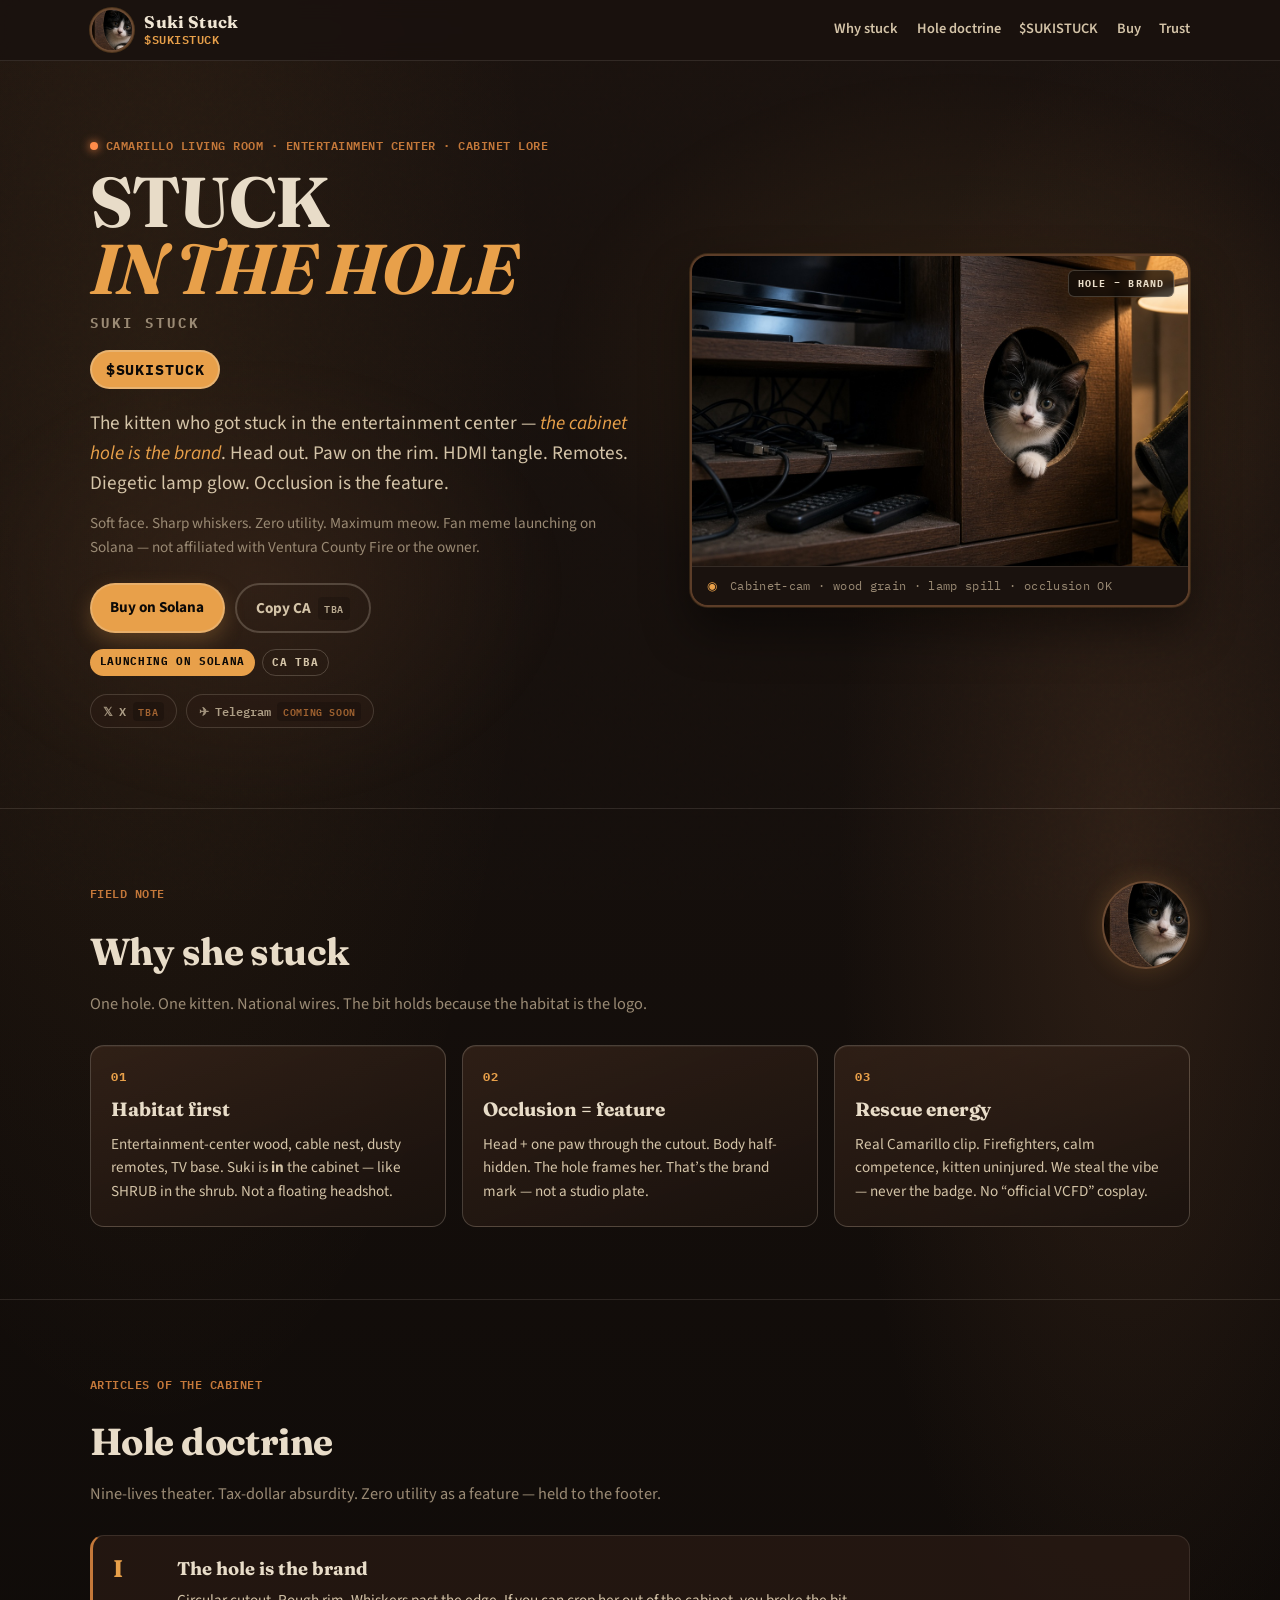
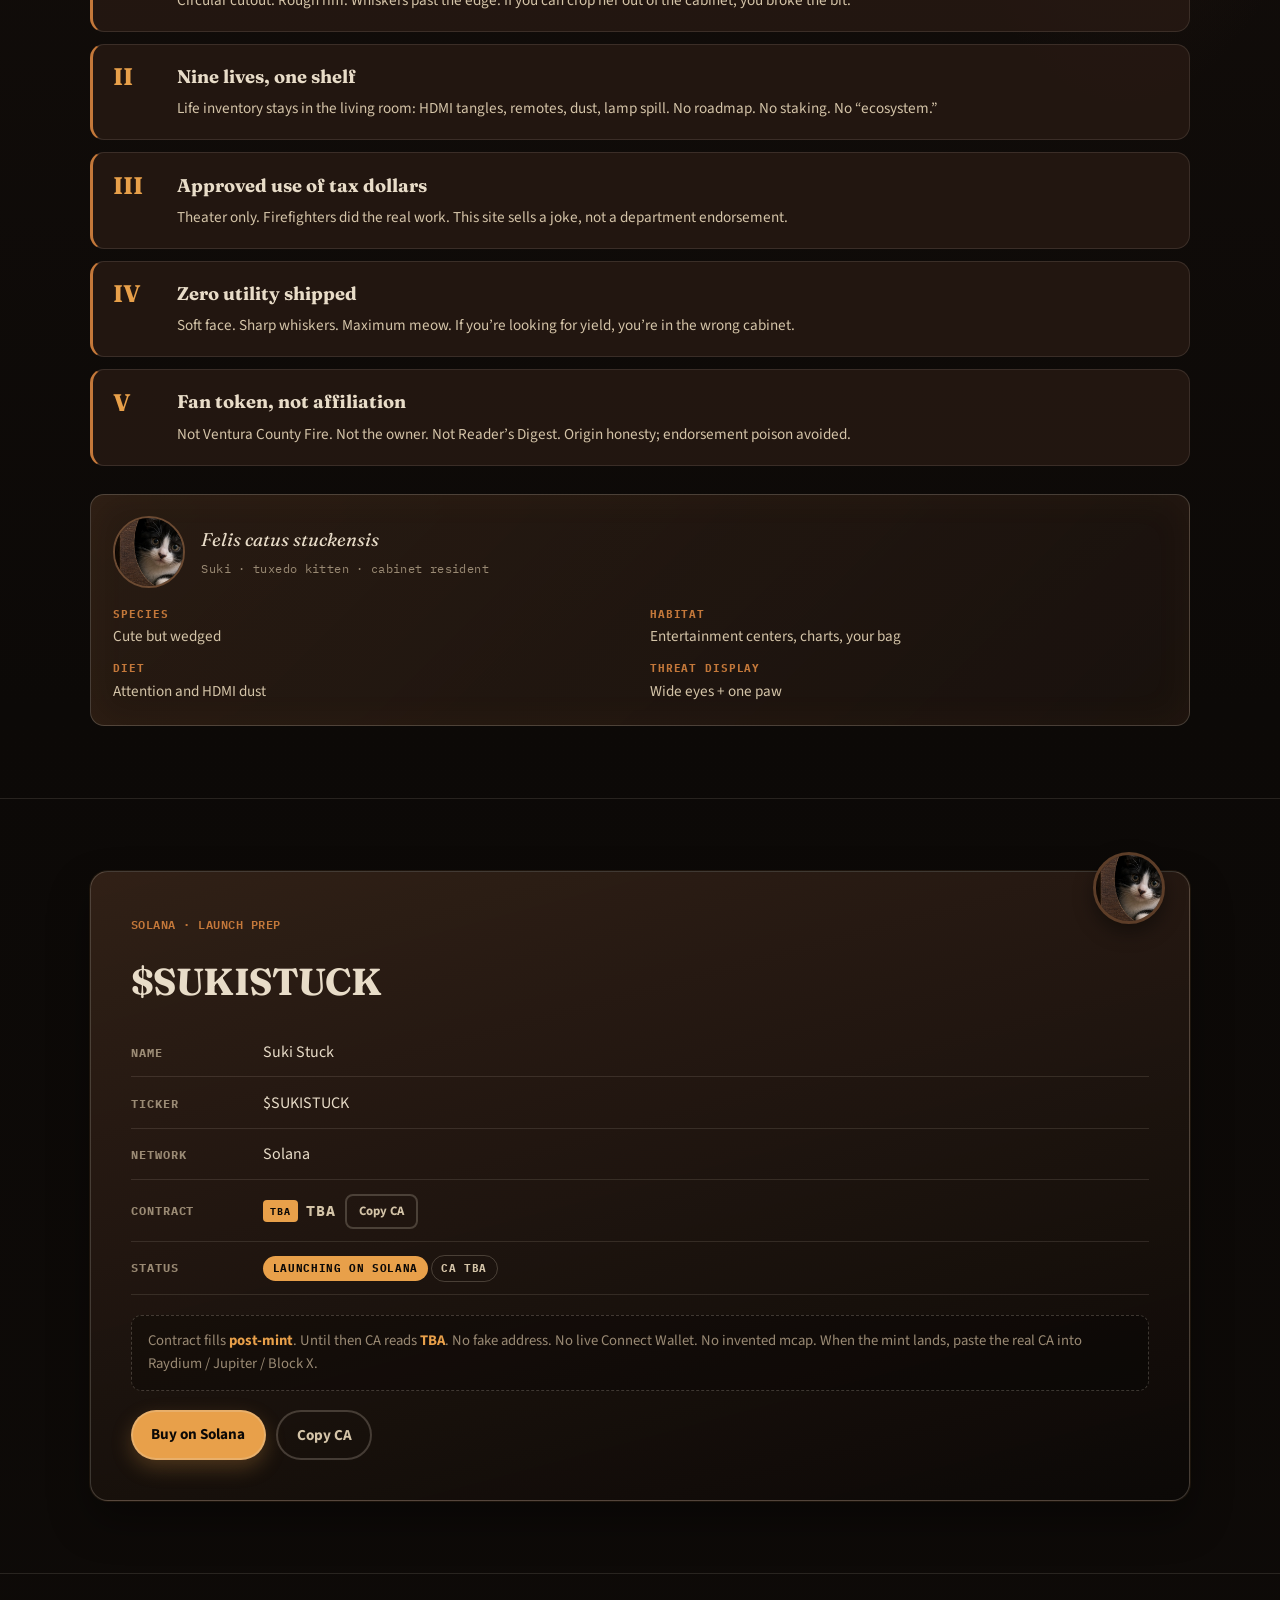
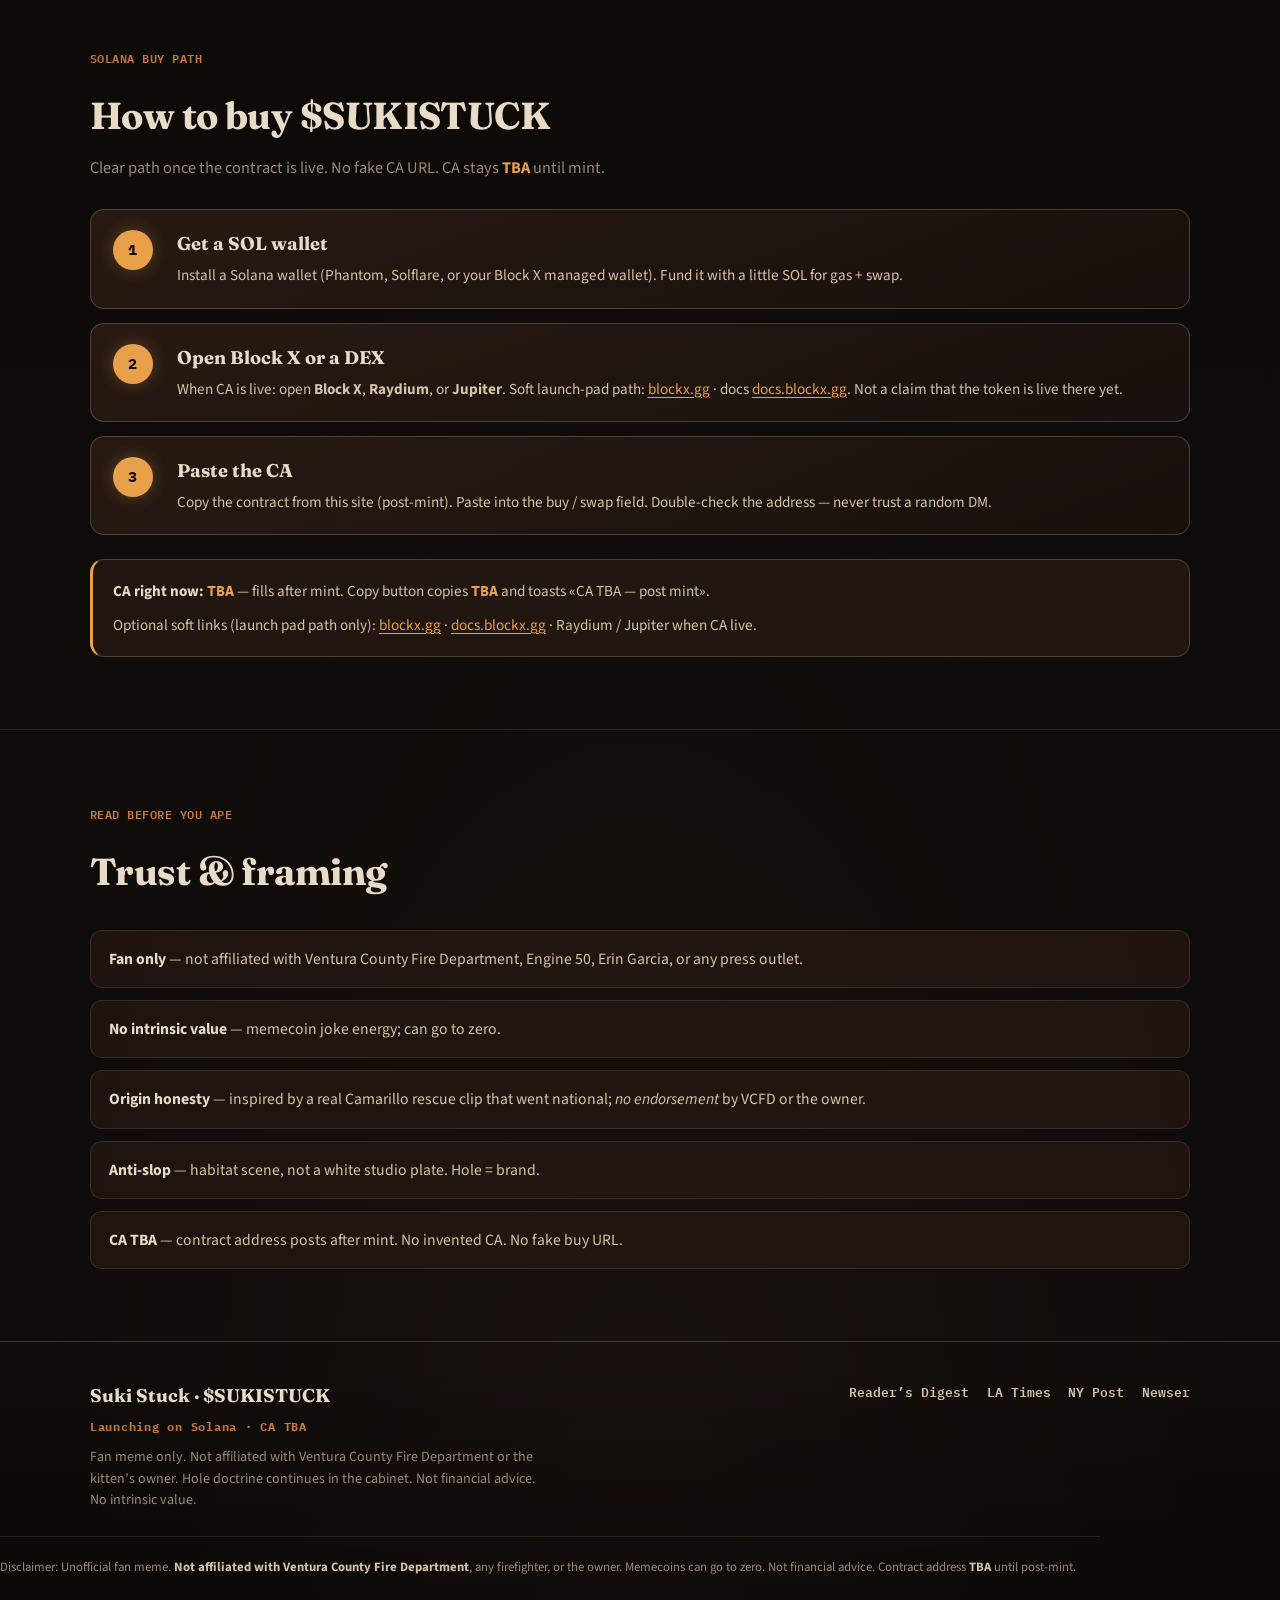
<file: index.html>
<!DOCTYPE html>
<html lang="en">
<head>
  <meta charset="UTF-8" />
  <meta name="viewport" content="width=device-width, initial-scale=1" />
  <meta name="robots" content="noindex, nofollow" />
  <title>Suki Stuck ($SUKISTUCK) — Launching on Solana</title>
  <meta name="description" content="The kitten who got stuck in the entertainment center — the cabinet hole is the brand. Fan meme on Solana. Not affiliated with Ventura County Fire or the owner. No intrinsic value." />
  <meta property="og:type" content="website" />
  <meta property="og:title" content="Suki Stuck ($SUKISTUCK) — Launching on Solana" />
  <meta property="og:description" content="Head in the hole. Paw on the rim. Zero utility. Maximum meow. Fan meme · not VCFD · CA TBA." />
  <meta property="og:image" content="assets/suki-hero.png?v=4" />
  <meta name="twitter:card" content="summary_large_image" />
  <meta name="twitter:title" content="Suki Stuck ($SUKISTUCK)" />
  <meta name="twitter:description" content="The cabinet hole is the brand. Launching on Solana. Fan meme only." />
  <meta name="twitter:image" content="assets/suki-hero.png?v=4" />
  <link rel="icon" type="image/png" sizes="32x32" href="assets/favicon-32.png" />
  <link rel="icon" type="image/png" href="assets/suki-icon.png?v=4" />
  <link rel="apple-touch-icon" sizes="180x180" href="assets/apple-touch.png" />
  <link rel="preconnect" href="https://fonts.googleapis.com" />
  <link rel="preconnect" href="https://fonts.gstatic.com" crossorigin />
  <link href="https://fonts.googleapis.com/css2?family=Fraunces:opsz,wght@9..144,500;9..144,700&family=IBM+Plex+Mono:wght@400;600;700&family=Source+Sans+3:wght@400;600;700&display=swap" rel="stylesheet" />
  <link rel="stylesheet" href="styles.css?v=4" />
</head>
<body>
  <header class="site-header">
    <div class="wrap site-header__inner">
      <a class="logo" href="#top" aria-label="Suki Stuck home">
        <span class="logo__mark">
          <img
            src="assets/suki-icon.png?v=4"
            alt=""
            width="44"
            height="44"
            class="logo__img"
            onerror="this.onerror=null;this.src='assets/suki-logo.png?v=4';this.onerror=function(){this.src='assets/suki-master.png?v=4';};"
          />
        </span>
        <span class="logo__text">
          <span class="logo__name">Suki Stuck</span>
          <span class="logo__tick">$SUKISTUCK</span>
        </span>
      </a>
      <button type="button" class="nav-toggle" id="nav-toggle" aria-expanded="false" aria-controls="site-nav" aria-label="Open menu">
        <span></span><span></span>
      </button>
      <nav class="nav" id="site-nav" aria-label="Primary">
        <a href="#why">Why stuck</a>
        <a href="#doctrine">Hole doctrine</a>
        <a href="#token">$SUKISTUCK</a>
        <a href="#buy">Buy</a>
        <a href="#trust">Trust</a>
      </nav>
    </div>
  </header>

  <main id="top">
    <section class="hero" aria-labelledby="hero-title">
      <div class="hero__atmosphere" aria-hidden="true"></div>
      <div class="wrap hero__grid">
        <div class="hero__copy">
          <p class="eyebrow"><span class="eyebrow__dot" aria-hidden="true"></span> Camarillo living room · entertainment center · cabinet lore</p>
          <h1 id="hero-title" class="display">STUCK<br /><span class="display__accent">IN THE HOLE</span></h1>
          <p class="display-sub">SUKI STUCK</p>
          <p class="ticker-chip" aria-label="Ticker">$SUKISTUCK</p>
          <p class="lede">The kitten who got stuck in the entertainment center — <em>the cabinet hole is the brand</em>. Head out. Paw on the rim. HDMI tangle. Remotes. Diegetic lamp glow. Occlusion is the feature.</p>
          <p class="wink">Soft face. Sharp whiskers. Zero utility. Maximum meow. Fan meme launching on Solana — not affiliated with Ventura County Fire or the owner.</p>
          <div class="hero__cta">
            <a class="btn btn--primary" href="#buy">Buy on Solana</a>
            <button type="button" class="btn btn--ghost" id="copy-ca-hero" data-copy-ca title="Copy contract (TBA until mint)">Copy CA <span class="btn__tag">TBA</span></button>
          </div>
          <p class="hero__status">
            <span class="pill pill--soft">Launching on Solana</span>
            <span class="pill pill--ghost">CA TBA</span>
          </p>
          <div class="socials" aria-label="Social links">
            <a class="socials__link socials__link--tba" href="#" aria-disabled="true" aria-label="X / Twitter — TBA, coming soon" title="X — TBA / coming soon"><span class="socials__icon" aria-hidden="true">𝕏</span> X <span class="socials__tba">TBA</span></a>
            <a class="socials__link socials__link--tba" href="#" aria-disabled="true" aria-label="Telegram — TBA, coming soon" title="Telegram — TBA / coming soon"><span class="socials__icon" aria-hidden="true">✈</span> Telegram <span class="socials__tba">coming soon</span></a>
          </div>
        </div>
        <div class="hero__art">
          <figure class="hero__frame">
            <div class="hero__stamp" aria-hidden="true">HOLE = BRAND</div>
            <img
              class="hero__img"
              src="assets/suki-hero.png?v=4"
              alt="Suki the tuxedo kitten stuck in a circular cutout of a dark wood entertainment center — head and one paw poking through"
              width="1280"
              height="720"
              decoding="async"
              fetchpriority="high"
              onerror="this.onerror=null;this.src='assets/suki-master.png?v=4';"
            />
            <figcaption class="hero__caption"><span class="hero__caption-mark" aria-hidden="true">◉</span> Cabinet-cam · wood grain · lamp spill · occlusion OK</figcaption>
          </figure>
        </div>
      </div>
    </section>

    <section id="why" class="section why" aria-labelledby="why-title">
      <div class="wrap">
        <header class="section__head section__head--split">
          <div>
            <p class="eyebrow">Field note</p>
            <h2 id="why-title">Why she stuck</h2>
            <p class="section__sub">One hole. One kitten. National wires. The bit holds because the habitat is the logo.</p>
          </div>
          <div class="why__mascot" aria-hidden="true">
            <img
              src="assets/suki-icon.png?v=4"
              alt=""
              width="120"
              height="120"
              class="why__mascot-img"
              loading="lazy"
              onerror="this.onerror=null;this.src='assets/suki-master.png?v=4';"
            />
          </div>
        </header>
        <ul class="cards">
          <li class="card">
            <span class="card__num" aria-hidden="true">01</span>
            <h3>Habitat first</h3>
            <p>Entertainment-center wood, cable nest, dusty remotes, TV base. Suki is <strong>in</strong> the cabinet — like SHRUB in the shrub. Not a floating headshot.</p>
          </li>
          <li class="card">
            <span class="card__num" aria-hidden="true">02</span>
            <h3>Occlusion = feature</h3>
            <p>Head + one paw through the cutout. Body half-hidden. The hole frames her. That’s the brand mark — not a studio plate.</p>
          </li>
          <li class="card">
            <span class="card__num" aria-hidden="true">03</span>
            <h3>Rescue energy</h3>
            <p>Real Camarillo clip. Firefighters, calm competence, kitten uninjured. We steal the vibe — never the badge. No “official VCFD” cosplay.</p>
          </li>
        </ul>
      </div>
    </section>

    <section id="doctrine" class="section doctrine" aria-labelledby="doctrine-title">
      <div class="wrap">
        <header class="section__head">
          <p class="eyebrow">Articles of the cabinet</p>
          <h2 id="doctrine-title">Hole doctrine</h2>
          <p class="section__sub">Nine-lives theater. Tax-dollar absurdity. Zero utility as a feature — held to the footer.</p>
        </header>
        <ol class="articles">
          <li class="article">
            <span class="article__roman" aria-hidden="true">I</span>
            <div>
              <h3>The hole is the brand</h3>
              <p>Circular cutout. Rough rim. Whiskers past the edge. If you can crop her out of the cabinet, you broke the bit.</p>
            </div>
          </li>
          <li class="article">
            <span class="article__roman" aria-hidden="true">II</span>
            <div>
              <h3>Nine lives, one shelf</h3>
              <p>Life inventory stays in the living room: HDMI tangles, remotes, dust, lamp spill. No roadmap. No staking. No “ecosystem.”</p>
            </div>
          </li>
          <li class="article">
            <span class="article__roman" aria-hidden="true">III</span>
            <div>
              <h3>Approved use of tax dollars</h3>
              <p>Theater only. Firefighters did the real work. This site sells a joke, not a department endorsement.</p>
            </div>
          </li>
          <li class="article">
            <span class="article__roman" aria-hidden="true">IV</span>
            <div>
              <h3>Zero utility shipped</h3>
              <p>Soft face. Sharp whiskers. Maximum meow. If you’re looking for yield, you’re in the wrong cabinet.</p>
            </div>
          </li>
          <li class="article">
            <span class="article__roman" aria-hidden="true">V</span>
            <div>
              <h3>Fan token, not affiliation</h3>
              <p>Not Ventura County Fire. Not the owner. Not Reader’s Digest. Origin honesty; endorsement poison avoided.</p>
            </div>
          </li>
        </ol>

        <aside class="species-card" aria-label="Species card">
          <div class="species-card__head">
            <img
              src="assets/suki-icon.png?v=4"
              alt=""
              width="72"
              height="72"
              loading="lazy"
              onerror="this.onerror=null;this.src='assets/suki-logo.png?v=4';"
            />
            <div>
              <p class="species-card__latin">Felis catus stuckensis</p>
              <p class="species-card__common">Suki · tuxedo kitten · cabinet resident</p>
            </div>
          </div>
          <dl class="species-card__grid">
            <div><dt>Species</dt><dd>Cute but wedged</dd></div>
            <div><dt>Habitat</dt><dd>Entertainment centers, charts, your bag</dd></div>
            <div><dt>Diet</dt><dd>Attention and HDMI dust</dd></div>
            <div><dt>Threat display</dt><dd>Wide eyes + one paw</dd></div>
          </dl>
        </aside>
      </div>
    </section>

    <section id="token" class="section token" aria-labelledby="token-title">
      <div class="wrap token__panel">
        <div class="token__badge" aria-hidden="true">
          <img
            src="assets/suki-icon.png?v=4"
            alt=""
            width="72"
            height="72"
            class="token__badge-img"
            onerror="this.onerror=null;this.src='assets/suki-master.png?v=4';"
          />
        </div>
        <header class="section__head">
          <p class="eyebrow">Solana · launch prep</p>
          <h2 id="token-title">$SUKISTUCK</h2>
        </header>
        <dl class="meta">
          <div><dt>Name</dt><dd>Suki Stuck</dd></div>
          <div><dt>Ticker</dt><dd>$SUKISTUCK</dd></div>
          <div><dt>Network</dt><dd>Solana</dd></div>
          <div>
            <dt>Contract</dt>
            <dd class="ca-row">
              <span class="tba-badge" title="Contract address after mint">TBA</span>
              <code id="ca-value" class="ca" aria-label="Contract address">TBA</code>
              <button type="button" class="btn btn--ghost btn--sm btn--live" id="copy-ca" data-copy-ca title="Copy CA (TBA until mint)">Copy CA</button>
            </dd>
          </div>
          <div><dt>Status</dt><dd><span class="pill pill--soft">Launching on Solana</span> <span class="pill pill--ghost">CA TBA</span></dd></div>
        </dl>
        <p class="note">Contract fills <strong>post-mint</strong>. Until then CA reads <strong>TBA</strong>. No fake address. No live Connect Wallet. No invented mcap. When the mint lands, paste the real CA into Raydium / Jupiter / Block X.</p>
        <div class="token__actions">
          <a class="btn btn--primary" href="#buy">Buy on Solana</a>
          <button type="button" class="btn btn--ghost btn--live" data-copy-ca>Copy CA</button>
        </div>
      </div>
    </section>

    <section id="buy" class="section buy" aria-labelledby="buy-title">
      <div class="wrap">
        <header class="section__head">
          <p class="eyebrow">Solana buy path</p>
          <h2 id="buy-title">How to buy $SUKISTUCK</h2>
          <p class="section__sub">Clear path once the contract is live. No fake CA URL. CA stays <strong>TBA</strong> until mint.</p>
        </header>
        <ol class="buy-steps">
          <li class="buy-step">
            <span class="buy-step__num" aria-hidden="true">1</span>
            <div>
              <h3>Get a SOL wallet</h3>
              <p>Install a Solana wallet (Phantom, Solflare, or your Block X managed wallet). Fund it with a little SOL for gas + swap.</p>
            </div>
          </li>
          <li class="buy-step">
            <span class="buy-step__num" aria-hidden="true">2</span>
            <div>
              <h3>Open Block X or a DEX</h3>
              <p>When CA is live: open <strong>Block X</strong>, <strong>Raydium</strong>, or <strong>Jupiter</strong>. Soft launch-pad path: <a href="https://blockx.gg/" rel="noopener noreferrer" target="_blank">blockx.gg</a> · docs <a href="https://docs.blockx.gg/" rel="noopener noreferrer" target="_blank">docs.blockx.gg</a>. Not a claim that the token is live there yet.</p>
            </div>
          </li>
          <li class="buy-step">
            <span class="buy-step__num" aria-hidden="true">3</span>
            <div>
              <h3>Paste the CA</h3>
              <p>Copy the contract from this site (post-mint). Paste into the buy / swap field. Double-check the address — never trust a random DM.</p>
            </div>
          </li>
        </ol>
        <aside class="buy-callout" role="note">
          <p><strong>CA right now:</strong> <code>TBA</code> — fills after mint. Copy button copies <code>TBA</code> and toasts «CA TBA — post mint».</p>
          <p class="buy-callout__soft">Optional soft links (launch pad path only): <a href="https://blockx.gg/" rel="noopener noreferrer" target="_blank">blockx.gg</a> · <a href="https://docs.blockx.gg/" rel="noopener noreferrer" target="_blank">docs.blockx.gg</a> · Raydium / Jupiter when CA live.</p>
        </aside>
      </div>
    </section>

    <section id="trust" class="section trust" aria-labelledby="trust-title">
      <div class="wrap">
        <header class="section__head">
          <p class="eyebrow">Read before you ape</p>
          <h2 id="trust-title">Trust &amp; framing</h2>
        </header>
        <ul class="trust-list">
          <li><strong>Fan only</strong> — not affiliated with Ventura County Fire Department, Engine 50, Erin Garcia, or any press outlet.</li>
          <li><strong>No intrinsic value</strong> — memecoin joke energy; can go to zero.</li>
          <li><strong>Origin honesty</strong> — inspired by a real Camarillo rescue clip that went national; <em>no endorsement</em> by VCFD or the owner.</li>
          <li><strong>Anti-slop</strong> — habitat scene, not a white studio plate. Hole = brand.</li>
          <li><strong>CA TBA</strong> — contract address posts after mint. No invented CA. No fake buy URL.</li>
        </ul>
      </div>
    </section>
  </main>

  <footer class="footer">
    <div class="wrap footer__grid">
      <div>
        <p class="footer__brand">Suki Stuck · $SUKISTUCK</p>
        <p class="footer__status">Launching on Solana · CA TBA</p>
        <p class="footer__fine">Fan meme only. Not affiliated with Ventura County Fire Department or the kitten’s owner. Hole doctrine continues in the cabinet. Not financial advice. No intrinsic value.</p>
      </div>
      <nav class="footer__links" aria-label="Press &amp; origin">
        <a href="https://www.rd.com/article/firefighters-rescue-kitten-entertainment-center/" rel="noopener noreferrer" target="_blank">Reader’s Digest</a>
        <a href="https://www.latimes.com/california/story/2026-09-17/la-me-kitten-rescue-ventura-county-fire" rel="noopener noreferrer" target="_blank">LA Times</a>
        <a href="https://nypost.com/2026/09/17/us-news/california-firefighters-rescue-kitten-trapped-inside-entertainment-center/" rel="noopener noreferrer" target="_blank">NY Post</a>
        <a href="https://www.newser.com/story/396605/firefighters-kitten-rescue-goes-viral.html" rel="noopener noreferrer" target="_blank">Newser</a>
      </nav>
    </div>
    <p class="footer__disclaimer wrap">
      Disclaimer: Unofficial fan meme. <strong>Not affiliated with Ventura County Fire Department</strong>, any firefighter, or the owner.
      Memecoins can go to zero. Not financial advice. Contract address <strong>TBA</strong> until post-mint.
    </p>
  </footer>

  <div id="toast" class="toast" role="status" aria-live="polite" hidden></div>
  <script src="main.js?v=4" defer></script>
</body>
</html>
</file>
<file: styles.css>
/* Suki Stuck ($SUKISTUCK) — launch-ready
   Wood-night habitat · grain · lamp spill · anti white-plate
   Assets: suki-hero · suki-icon · suki-logo · suki-master (?v=4) */

:root {
  --wood-deep: #1a120e;
  --wood-mid: #2c1c14;
  --wood-face: #3d281c;
  --wood-edge: #5c3d28;
  --wood-grain: #6b4a32;
  --lamp: #e8a04a;
  --lamp-soft: #c4783a;
  --ember: #ff8c4a;
  --cream: #e8dcc8;
  --parchment: #d4c4a8;
  --muted: #9a8a74;
  --ink: #f0e6d4;
  --night: #0c0907;
  --line: rgba(232, 220, 200, 0.12);
  --line-strong: rgba(232, 220, 200, 0.22);
  --header-h: 3.75rem;
  --radius: 14px;
  --font-display: "Fraunces", Georgia, "Times New Roman", serif;
  --font-body: "Source Sans 3", "Segoe UI", system-ui, -apple-system, sans-serif;
  --font-mono: "IBM Plex Mono", "SF Mono", Consolas, ui-monospace, monospace;
}

*, *::before, *::after { box-sizing: border-box; }

html {
  scroll-behavior: smooth;
  scroll-padding-top: calc(var(--header-h) + 0.5rem);
}

body {
  margin: 0;
  font-family: var(--font-body);
  color: var(--ink);
  background:
    radial-gradient(ellipse 55% 40% at 12% 8%, rgba(232, 160, 74, 0.08), transparent 55%),
    radial-gradient(ellipse 45% 35% at 88% 18%, rgba(92, 61, 40, 0.35), transparent 50%),
    radial-gradient(ellipse 80% 50% at 50% 100%, rgba(26, 18, 14, 0.9), transparent 60%),
    linear-gradient(180deg, var(--wood-deep) 0%, var(--night) 48%, #100c09 100%);
  line-height: 1.55;
  min-height: 100vh;
}

body::before {
  content: "";
  pointer-events: none;
  position: fixed;
  inset: 0;
  z-index: 0;
  opacity: 0.22;
  background-image:
    url("data:image/svg+xml,%3Csvg viewBox='0 0 256 256' xmlns='http://www.w3.org/2000/svg'%3E%3Cfilter id='n'%3E%3CfeTurbulence type='fractalNoise' baseFrequency='0.75' numOctaves='4' stitchTiles='stitch'/%3E%3C/filter%3E%3Crect width='100%25' height='100%25' filter='url(%23n)' opacity='0.55'/%3E%3C/svg%3E"),
    repeating-linear-gradient(
      92deg,
      transparent 0,
      transparent 3px,
      rgba(92, 61, 40, 0.07) 3px,
      rgba(92, 61, 40, 0.07) 4px
    );
  mix-blend-mode: overlay;
}

.wrap {
  width: min(1100px, calc(100% - 2rem));
  margin-inline: auto;
  position: relative;
  z-index: 1;
}

a { color: var(--lamp); text-underline-offset: 0.18em; }
a:hover { color: var(--ember); }

/* ——— Header ——— */
.site-header {
  position: sticky;
  top: 0;
  z-index: 90;
  background: color-mix(in srgb, var(--wood-deep) 88%, transparent);
  backdrop-filter: blur(10px);
  border-bottom: 1px solid var(--line);
}

.site-header__inner {
  display: flex;
  align-items: center;
  justify-content: space-between;
  gap: 1rem;
  min-height: var(--header-h);
}

.logo {
  display: inline-flex;
  align-items: center;
  gap: 0.65rem;
  text-decoration: none;
  color: var(--ink);
}

.logo__mark {
  display: grid;
  place-items: center;
  width: 2.75rem;
  height: 2.75rem;
  border-radius: 50%;
  overflow: hidden;
  background: var(--wood-face);
  border: 2px solid var(--wood-grain);
  box-shadow: 0 0 0 1px rgba(232, 160, 74, 0.25);
  flex-shrink: 0;
}

.logo__img {
  width: 100%;
  height: 100%;
  object-fit: cover;
  object-position: center;
  display: block;
}

.logo__text {
  display: flex;
  flex-direction: column;
  gap: 0.05rem;
  line-height: 1.15;
}

.logo__name {
  font-family: var(--font-display);
  font-weight: 700;
  font-size: 1.05rem;
  letter-spacing: 0.01em;
}

.logo__tick {
  font-family: var(--font-mono);
  font-size: 0.72rem;
  font-weight: 600;
  color: var(--lamp);
  letter-spacing: 0.04em;
}

.nav {
  display: flex;
  flex-wrap: wrap;
  gap: 0.35rem 1.15rem;
  font-size: 0.9rem;
  font-weight: 600;
}

.nav a {
  color: var(--parchment);
  text-decoration: none;
  padding: 0.25rem 0;
  border-bottom: 2px solid transparent;
  transition: color 0.15s, border-color 0.15s;
}

.nav a:hover {
  color: var(--lamp);
  border-bottom-color: color-mix(in srgb, var(--lamp) 55%, transparent);
}

.nav-toggle {
  display: none;
  flex-direction: column;
  justify-content: center;
  gap: 6px;
  width: 2.5rem;
  height: 2.5rem;
  padding: 0;
  border: 1px solid var(--line-strong);
  border-radius: 8px;
  background: var(--wood-mid);
  cursor: pointer;
}

.nav-toggle span {
  display: block;
  width: 1.1rem;
  height: 2px;
  margin-inline: auto;
  background: var(--cream);
  transition: transform 0.2s, opacity 0.2s;
}

.nav-toggle[aria-expanded="true"] span:first-child {
  transform: translateY(4px) rotate(45deg);
}

.nav-toggle[aria-expanded="true"] span:last-child {
  transform: translateY(-4px) rotate(-45deg);
}

/* ——— Hero ——— */
.hero {
  position: relative;
  padding: clamp(2.5rem, 6vw, 4.5rem) 0 clamp(3rem, 7vw, 5rem);
  overflow: hidden;
}

.hero__atmosphere {
  position: absolute;
  inset: 0;
  pointer-events: none;
  background:
    radial-gradient(ellipse 50% 60% at 75% 40%, rgba(232, 160, 74, 0.1), transparent 65%),
    radial-gradient(ellipse 40% 50% at 20% 70%, rgba(61, 40, 28, 0.5), transparent 60%);
  z-index: 0;
}

.hero__grid {
  display: grid;
  grid-template-columns: 1.05fr 0.95fr;
  gap: clamp(1.5rem, 4vw, 3rem);
  align-items: center;
  position: relative;
  z-index: 1;
}

.eyebrow {
  display: inline-flex;
  align-items: center;
  gap: 0.5rem;
  margin: 0 0 0.85rem;
  font-family: var(--font-mono);
  font-size: 0.78rem;
  font-weight: 600;
  letter-spacing: 0.04em;
  text-transform: uppercase;
  color: var(--lamp-soft);
}

.eyebrow__dot {
  width: 0.5rem;
  height: 0.5rem;
  border-radius: 50%;
  background: var(--ember);
  box-shadow: 0 0 10px var(--ember);
  flex-shrink: 0;
}

.display {
  margin: 0;
  font-family: var(--font-display);
  font-weight: 700;
  font-size: clamp(2.6rem, 7vw, 4.4rem);
  line-height: 0.95;
  letter-spacing: -0.02em;
  color: var(--cream);
  text-wrap: balance;
}

.display__accent {
  color: var(--lamp);
  font-style: italic;
}

.display-sub {
  margin: 0.65rem 0 0;
  font-family: var(--font-mono);
  font-size: 0.85rem;
  font-weight: 700;
  letter-spacing: 0.22em;
  text-transform: uppercase;
  color: var(--muted);
}

.ticker-chip {
  display: inline-block;
  margin: 1rem 0 0;
  padding: 0.35rem 0.85rem;
  font-family: var(--font-mono);
  font-size: 0.95rem;
  font-weight: 700;
  letter-spacing: 0.06em;
  color: var(--night);
  background: var(--lamp);
  border-radius: 999px;
  border: 2px solid color-mix(in srgb, var(--cream) 30%, transparent);
}

.lede {
  margin: 1.25rem 0 0;
  font-size: clamp(1.05rem, 2.2vw, 1.2rem);
  color: var(--parchment);
  max-width: 36rem;
}

.lede em { color: var(--lamp); font-style: italic; }

.wink {
  margin: 0.85rem 0 0;
  font-size: 0.95rem;
  color: var(--muted);
  max-width: 34rem;
}

.hero__cta {
  display: flex;
  flex-wrap: wrap;
  gap: 0.65rem;
  margin-top: 1.5rem;
}

.hero__status {
  display: flex;
  flex-wrap: wrap;
  gap: 0.45rem;
  margin: 1rem 0 0;
}

.socials {
  display: flex;
  flex-wrap: wrap;
  gap: 0.55rem;
  margin-top: 1.15rem;
}

.socials__link {
  display: inline-flex;
  align-items: center;
  gap: 0.4rem;
  padding: 0.4rem 0.75rem;
  font-family: var(--font-mono);
  font-size: 0.78rem;
  font-weight: 600;
  text-decoration: none;
  color: var(--parchment);
  background: color-mix(in srgb, var(--wood-mid) 70%, transparent);
  border: 1px solid var(--line-strong);
  border-radius: 999px;
  transition: border-color 0.15s, color 0.15s;
}

.socials__link:hover { color: var(--lamp); border-color: var(--lamp-soft); }

.socials__link--tba {
  opacity: 0.78;
  cursor: default;
}

.socials__link--tba:hover { color: var(--parchment); border-color: var(--line-strong); }

.socials__tba {
  font-size: 0.65rem;
  letter-spacing: 0.06em;
  text-transform: uppercase;
  color: var(--lamp-soft);
  padding: 0.1rem 0.35rem;
  border-radius: 4px;
  background: rgba(0, 0, 0, 0.25);
}

.socials__icon { opacity: 0.9; }

.hero__frame {
  margin: 0;
  position: relative;
  border-radius: calc(var(--radius) + 4px);
  overflow: hidden;
  background: var(--wood-mid);
  border: 2px solid var(--wood-edge);
  box-shadow:
    0 0 0 1px rgba(232, 160, 74, 0.15),
    0 24px 48px rgba(0, 0, 0, 0.45),
    inset 0 1px 0 rgba(232, 220, 200, 0.08);
}

.hero__img {
  display: block;
  width: 100%;
  height: auto;
  aspect-ratio: 16 / 10;
  object-fit: cover;
  object-position: center;
}

.hero__stamp {
  position: absolute;
  top: 0.85rem;
  right: 0.85rem;
  z-index: 2;
  padding: 0.3rem 0.55rem;
  font-family: var(--font-mono);
  font-size: 0.65rem;
  font-weight: 700;
  letter-spacing: 0.12em;
  text-transform: uppercase;
  color: var(--cream);
  background: rgba(12, 9, 7, 0.72);
  border: 1px solid var(--line-strong);
  border-radius: 6px;
  backdrop-filter: blur(4px);
}

.hero__caption {
  margin: 0;
  padding: 0.65rem 0.9rem;
  font-family: var(--font-mono);
  font-size: 0.72rem;
  letter-spacing: 0.03em;
  color: var(--muted);
  background: color-mix(in srgb, var(--wood-deep) 92%, transparent);
  border-top: 1px solid var(--line);
}

.hero__caption-mark { color: var(--lamp); margin-right: 0.35rem; }

/* ——— Buttons ——— */
.btn {
  display: inline-flex;
  align-items: center;
  justify-content: center;
  gap: 0.45rem;
  padding: 0.7rem 1.15rem;
  font-family: var(--font-body);
  font-size: 0.95rem;
  font-weight: 700;
  border-radius: 999px;
  border: 2px solid transparent;
  cursor: pointer;
  text-decoration: none;
  transition: transform 0.15s, box-shadow 0.15s, opacity 0.15s, background 0.15s, color 0.15s;
}

.btn:hover { transform: translateY(-1px); }
.btn:active { transform: translateY(0); }

.btn__tag {
  font-family: var(--font-mono);
  font-size: 0.65rem;
  font-weight: 600;
  letter-spacing: 0.06em;
  text-transform: uppercase;
  opacity: 0.85;
  padding: 0.15rem 0.4rem;
  border-radius: 4px;
  background: rgba(0, 0, 0, 0.2);
}

.btn--primary {
  background: var(--lamp);
  color: var(--night);
  border-color: color-mix(in srgb, var(--cream) 25%, transparent);
  box-shadow: 0 8px 20px rgba(232, 160, 74, 0.25);
}

.btn--primary:hover {
  background: var(--ember);
  color: var(--night);
}

.btn--ghost {
  background: transparent;
  color: var(--parchment);
  border-color: var(--line-strong);
}

.btn--ghost:hover {
  color: var(--lamp);
  border-color: var(--lamp-soft);
}

.btn--live { cursor: pointer; opacity: 1; }

.btn--sm {
  padding: 0.4rem 0.75rem;
  font-size: 0.8rem;
  border-radius: 8px;
}

.pill {
  display: inline-block;
  padding: 0.25rem 0.6rem;
  font-family: var(--font-mono);
  font-size: 0.68rem;
  font-weight: 700;
  letter-spacing: 0.06em;
  text-transform: uppercase;
  color: var(--night);
  background: var(--ember);
  border-radius: 999px;
}

.pill--soft {
  color: var(--night);
  background: var(--lamp);
}

.pill--ghost {
  color: var(--parchment);
  background: transparent;
  border: 1px solid var(--line-strong);
}

/* ——— Sections ——— */
.section {
  padding: clamp(2.75rem, 6vw, 4.5rem) 0;
  border-top: 1px solid var(--line);
}

.section__head { margin-bottom: 1.75rem; }

.section__head--split {
  display: flex;
  align-items: flex-start;
  justify-content: space-between;
  gap: 1.5rem;
}

.section__head h2 {
  margin: 0.35rem 0 0;
  font-family: var(--font-display);
  font-size: clamp(1.75rem, 4vw, 2.35rem);
  font-weight: 700;
  color: var(--cream);
  letter-spacing: -0.015em;
}

.section__sub {
  margin: 0.65rem 0 0;
  max-width: 38rem;
  color: var(--muted);
  font-size: 1.02rem;
}

.section__sub strong { color: var(--lamp); }

.why__mascot {
  flex-shrink: 0;
  width: 5.5rem;
  height: 5.5rem;
  border-radius: 50%;
  overflow: hidden;
  border: 2px solid var(--wood-grain);
  box-shadow: 0 0 24px rgba(232, 160, 74, 0.2);
  background: var(--wood-face);
}

.why__mascot-img {
  width: 100%;
  height: 100%;
  object-fit: cover;
  object-position: center;
  display: block;
}

.cards {
  list-style: none;
  margin: 0;
  padding: 0;
  display: grid;
  grid-template-columns: repeat(3, 1fr);
  gap: 1rem;
}

.card {
  position: relative;
  padding: 1.35rem 1.25rem 1.4rem;
  background: linear-gradient(160deg, rgba(61, 40, 28, 0.65), rgba(26, 18, 14, 0.85));
  border: 1px solid var(--line-strong);
  border-radius: var(--radius);
  box-shadow: inset 0 1px 0 rgba(232, 220, 200, 0.06);
}

.card__num {
  display: block;
  margin-bottom: 0.55rem;
  font-family: var(--font-mono);
  font-size: 0.75rem;
  font-weight: 700;
  letter-spacing: 0.1em;
  color: var(--lamp);
}

.card h3 {
  margin: 0 0 0.5rem;
  font-family: var(--font-display);
  font-size: 1.2rem;
  color: var(--cream);
}

.card p {
  margin: 0;
  font-size: 0.95rem;
  color: var(--parchment);
}

/* ——— Hole doctrine ——— */
.articles {
  list-style: none;
  margin: 0;
  padding: 0;
  display: flex;
  flex-direction: column;
  gap: 0.75rem;
}

.article {
  display: grid;
  grid-template-columns: 3rem 1fr;
  gap: 1rem;
  align-items: start;
  padding: 1.15rem 1.25rem;
  background: color-mix(in srgb, var(--wood-mid) 70%, transparent);
  border: 1px solid var(--line);
  border-radius: var(--radius);
  border-left: 3px solid var(--lamp-soft);
}

.article__roman {
  font-family: var(--font-display);
  font-size: 1.5rem;
  font-weight: 700;
  color: var(--lamp);
  line-height: 1;
  padding-top: 0.15rem;
}

.article h3 {
  margin: 0 0 0.35rem;
  font-family: var(--font-display);
  font-size: 1.15rem;
  color: var(--cream);
}

.article p {
  margin: 0;
  color: var(--parchment);
  font-size: 0.95rem;
}

.species-card {
  margin-top: 1.75rem;
  padding: 1.35rem 1.4rem;
  background: linear-gradient(135deg, rgba(92, 61, 40, 0.35), rgba(26, 18, 14, 0.9));
  border: 1px solid var(--line-strong);
  border-radius: var(--radius);
  box-shadow: inset 0 0 40px rgba(232, 160, 74, 0.05);
}

.species-card__head {
  display: flex;
  align-items: center;
  gap: 1rem;
  margin-bottom: 1.1rem;
}

.species-card__head img {
  width: 4.5rem;
  height: 4.5rem;
  border-radius: 50%;
  object-fit: cover;
  object-position: center;
  border: 2px solid var(--wood-grain);
  background: var(--wood-face);
}

.species-card__latin {
  margin: 0;
  font-family: var(--font-display);
  font-style: italic;
  font-size: 1.15rem;
  color: var(--cream);
}

.species-card__common {
  margin: 0.25rem 0 0;
  font-family: var(--font-mono);
  font-size: 0.78rem;
  color: var(--muted);
  letter-spacing: 0.03em;
}

.species-card__grid {
  display: grid;
  grid-template-columns: repeat(2, 1fr);
  gap: 0.75rem 1.25rem;
  margin: 0;
}

.species-card__grid dt {
  font-family: var(--font-mono);
  font-size: 0.68rem;
  font-weight: 700;
  letter-spacing: 0.08em;
  text-transform: uppercase;
  color: var(--lamp-soft);
  margin: 0 0 0.15rem;
}

.species-card__grid dd {
  margin: 0;
  color: var(--parchment);
  font-size: 0.95rem;
}

/* ——— Token panel ——— */
.token__panel {
  position: relative;
  padding: clamp(1.75rem, 4vw, 2.5rem);
  background: linear-gradient(165deg, rgba(61, 40, 28, 0.75), rgba(12, 9, 7, 0.95));
  border: 1px solid var(--line-strong);
  border-radius: calc(var(--radius) + 4px);
  box-shadow:
    0 0 0 1px rgba(232, 160, 74, 0.08),
    0 20px 40px rgba(0, 0, 0, 0.35);
}

.token__badge {
  position: absolute;
  top: -1.25rem;
  right: 1.5rem;
  width: 4.5rem;
  height: 4.5rem;
  border-radius: 50%;
  overflow: hidden;
  border: 3px solid var(--wood-edge);
  background: var(--wood-face);
  box-shadow: 0 8px 20px rgba(0, 0, 0, 0.4);
}

.token__badge-img {
  width: 100%;
  height: 100%;
  object-fit: cover;
  object-position: center;
  display: block;
}

.meta {
  display: grid;
  gap: 0.85rem;
  margin: 0 0 1.25rem;
}

.meta > div {
  display: grid;
  grid-template-columns: 7.5rem 1fr;
  gap: 0.75rem;
  align-items: baseline;
  padding-bottom: 0.75rem;
  border-bottom: 1px solid var(--line);
}

.meta dt {
  margin: 0;
  font-family: var(--font-mono);
  font-size: 0.72rem;
  font-weight: 700;
  letter-spacing: 0.08em;
  text-transform: uppercase;
  color: var(--muted);
}

.meta dd {
  margin: 0;
  color: var(--cream);
  font-size: 1rem;
}

.ca-row {
  display: flex;
  flex-wrap: wrap;
  align-items: center;
  gap: 0.5rem;
}

.tba-badge {
  display: inline-block;
  padding: 0.2rem 0.45rem;
  font-family: var(--font-mono);
  font-size: 0.65rem;
  font-weight: 700;
  letter-spacing: 0.08em;
  color: var(--night);
  background: var(--lamp);
  border-radius: 4px;
}

.ca {
  font-family: var(--font-mono);
  font-size: 0.95rem;
  font-weight: 700;
  letter-spacing: 0.08em;
  color: var(--parchment);
  word-break: break-all;
}

.note {
  margin: 0 0 1.15rem;
  padding: 0.9rem 1rem;
  font-size: 0.92rem;
  color: var(--muted);
  background: rgba(0, 0, 0, 0.25);
  border-radius: 10px;
  border: 1px dashed var(--line-strong);
}

.note strong { color: var(--lamp); }

.token__actions {
  display: flex;
  flex-wrap: wrap;
  gap: 0.65rem;
}

/* ——— Buy path ——— */
.buy-steps {
  list-style: none;
  margin: 0 0 1.5rem;
  padding: 0;
  display: flex;
  flex-direction: column;
  gap: 0.85rem;
  counter-reset: buy;
}

.buy-step {
  display: grid;
  grid-template-columns: 3rem 1fr;
  gap: 1rem;
  align-items: start;
  padding: 1.25rem 1.35rem;
  background: linear-gradient(160deg, rgba(61, 40, 28, 0.55), rgba(26, 18, 14, 0.8));
  border: 1px solid var(--line-strong);
  border-radius: var(--radius);
}

.buy-step__num {
  display: grid;
  place-items: center;
  width: 2.5rem;
  height: 2.5rem;
  font-family: var(--font-mono);
  font-size: 0.95rem;
  font-weight: 700;
  color: var(--night);
  background: var(--lamp);
  border-radius: 50%;
  box-shadow: 0 0 16px rgba(232, 160, 74, 0.3);
}

.buy-step h3 {
  margin: 0 0 0.35rem;
  font-family: var(--font-display);
  font-size: 1.15rem;
  color: var(--cream);
}

.buy-step p {
  margin: 0;
  color: var(--parchment);
  font-size: 0.95rem;
}

.buy-callout {
  padding: 1.15rem 1.25rem;
  background: color-mix(in srgb, var(--wood-mid) 65%, transparent);
  border: 1px solid var(--line-strong);
  border-left: 3px solid var(--lamp);
  border-radius: var(--radius);
}

.buy-callout p { margin: 0 0 0.65rem; color: var(--parchment); font-size: 0.95rem; }
.buy-callout p:last-child { margin-bottom: 0; }
.buy-callout strong { color: var(--cream); }
.buy-callout code {
  font-family: var(--font-mono);
  font-weight: 700;
  color: var(--lamp);
}
.buy-callout__soft { font-size: 0.88rem; color: var(--muted); }

/* ——— Trust ——— */
.trust-list {
  list-style: none;
  margin: 0;
  padding: 0;
  display: flex;
  flex-direction: column;
  gap: 0.75rem;
}

.trust-list li {
  padding: 1rem 1.15rem;
  background: color-mix(in srgb, var(--wood-mid) 55%, transparent);
  border: 1px solid var(--line);
  border-radius: 12px;
  color: var(--parchment);
  font-size: 0.98rem;
}

.trust-list strong { color: var(--cream); }

/* ——— Footer ——— */
.footer {
  position: relative;
  z-index: 1;
  padding: 2.5rem 0 2rem;
  border-top: 1px solid var(--line-strong);
  background: linear-gradient(180deg, transparent, rgba(0, 0, 0, 0.35));
}

.footer__grid {
  display: flex;
  flex-wrap: wrap;
  justify-content: space-between;
  gap: 1.5rem 2rem;
  margin-bottom: 1.5rem;
}

.footer__brand {
  margin: 0;
  font-family: var(--font-display);
  font-size: 1.15rem;
  font-weight: 700;
  color: var(--cream);
}

.footer__status {
  margin: 0.4rem 0 0;
  font-family: var(--font-mono);
  font-size: 0.78rem;
  font-weight: 700;
  letter-spacing: 0.06em;
  color: var(--lamp-soft);
}

.footer__fine {
  margin: 0.65rem 0 0;
  max-width: 28rem;
  font-size: 0.88rem;
  color: var(--muted);
}

.footer__links {
  display: flex;
  flex-wrap: wrap;
  gap: 0.5rem 1.1rem;
  align-items: flex-start;
  font-family: var(--font-mono);
  font-size: 0.82rem;
  font-weight: 600;
}

.footer__links a {
  color: var(--parchment);
  text-decoration: none;
  border-bottom: 1px solid transparent;
}

.footer__links a:hover {
  color: var(--lamp);
  border-bottom-color: var(--lamp);
}

.footer__disclaimer {
  margin: 0;
  padding-top: 1.25rem;
  border-top: 1px solid var(--line);
  font-size: 0.8rem;
  color: var(--muted);
  line-height: 1.6;
}

.footer__disclaimer strong { color: var(--parchment); }

/* ——— Toast ——— */
.toast {
  position: fixed;
  bottom: 1.5rem;
  left: 50%;
  transform: translateX(-50%) translateY(120%);
  z-index: 200;
  padding: 0.75rem 1.25rem;
  font-family: var(--font-mono);
  font-size: 0.85rem;
  font-weight: 600;
  color: var(--night);
  background: var(--lamp);
  border-radius: 999px;
  box-shadow: 0 12px 32px rgba(0, 0, 0, 0.45);
  transition: transform 0.28s cubic-bezier(0.22, 1, 0.36, 1), opacity 0.28s;
  opacity: 0;
  pointer-events: none;
  max-width: calc(100% - 2rem);
  text-align: center;
}

.toast.is-visible {
  transform: translateX(-50%) translateY(0);
  opacity: 1;
}

/* ——— Mobile ——— */
@media (max-width: 860px) {
  .hero__grid { grid-template-columns: 1fr; }
  .hero__art { order: -1; }
  .cards { grid-template-columns: 1fr; }
  .section__head--split { flex-direction: column; }
  .species-card__grid { grid-template-columns: 1fr; }
  .meta > div { grid-template-columns: 1fr; gap: 0.25rem; }
  .nav-toggle { display: flex; }
  .nav {
    display: none;
    position: absolute;
    top: 100%;
    left: 0;
    right: 0;
    flex-direction: column;
    gap: 0;
    padding: 0.5rem 1rem 1rem;
    background: color-mix(in srgb, var(--wood-deep) 96%, transparent);
    border-bottom: 1px solid var(--line);
    backdrop-filter: blur(10px);
  }
  .nav.is-open { display: flex; }
  .nav a {
    padding: 0.75rem 0.25rem;
    border-bottom: 1px solid var(--line);
  }
  .site-header__inner { position: relative; }
}

@media (max-width: 480px) {
  .hero__cta,
  .token__actions { flex-direction: column; align-items: stretch; }
  .btn { justify-content: center; }
  .article,
  .buy-step { grid-template-columns: 2.25rem 1fr; gap: 0.65rem; }
  .buy-step__num { width: 2.1rem; height: 2.1rem; font-size: 0.85rem; }
}

@media (prefers-reduced-motion: reduce) {
  html { scroll-behavior: auto; }
  *, *::before, *::after {
    animation-duration: 0.01ms !important;
    transition-duration: 0.01ms !important;
  }
}
</file>
